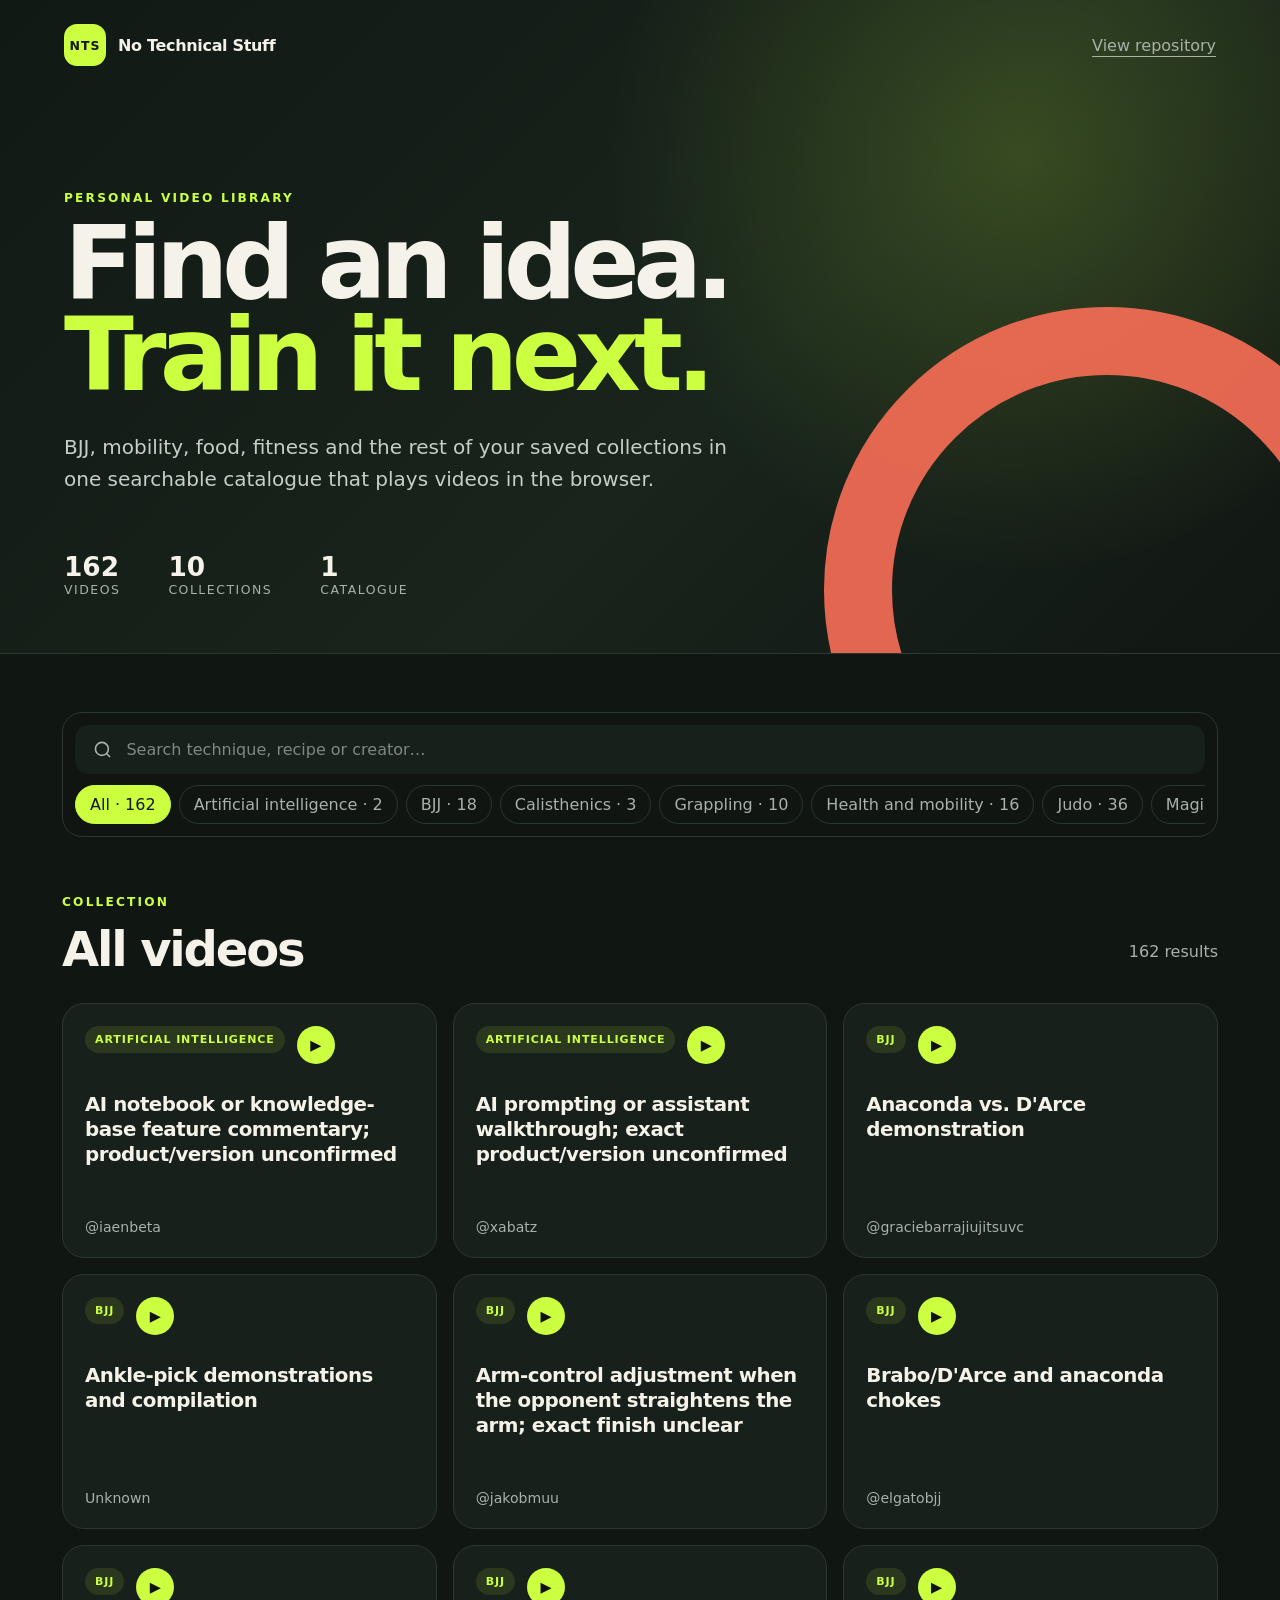
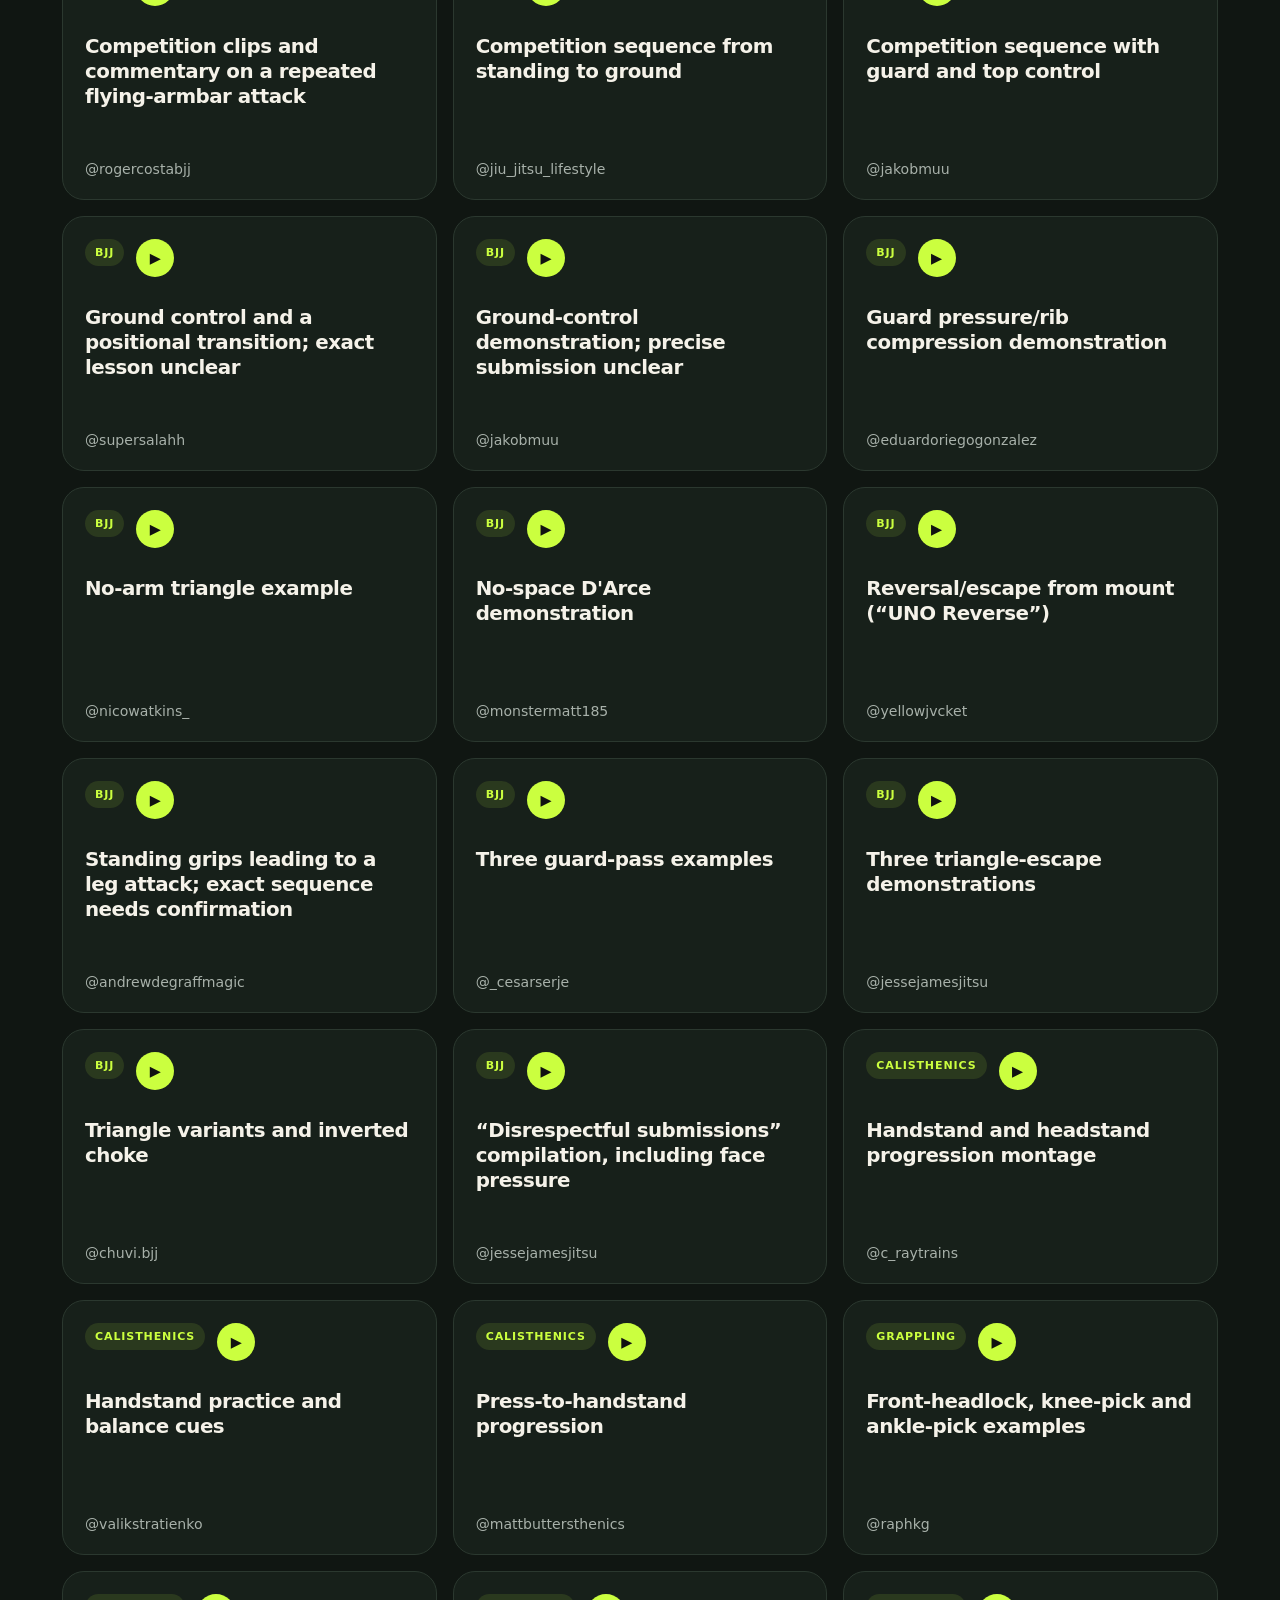
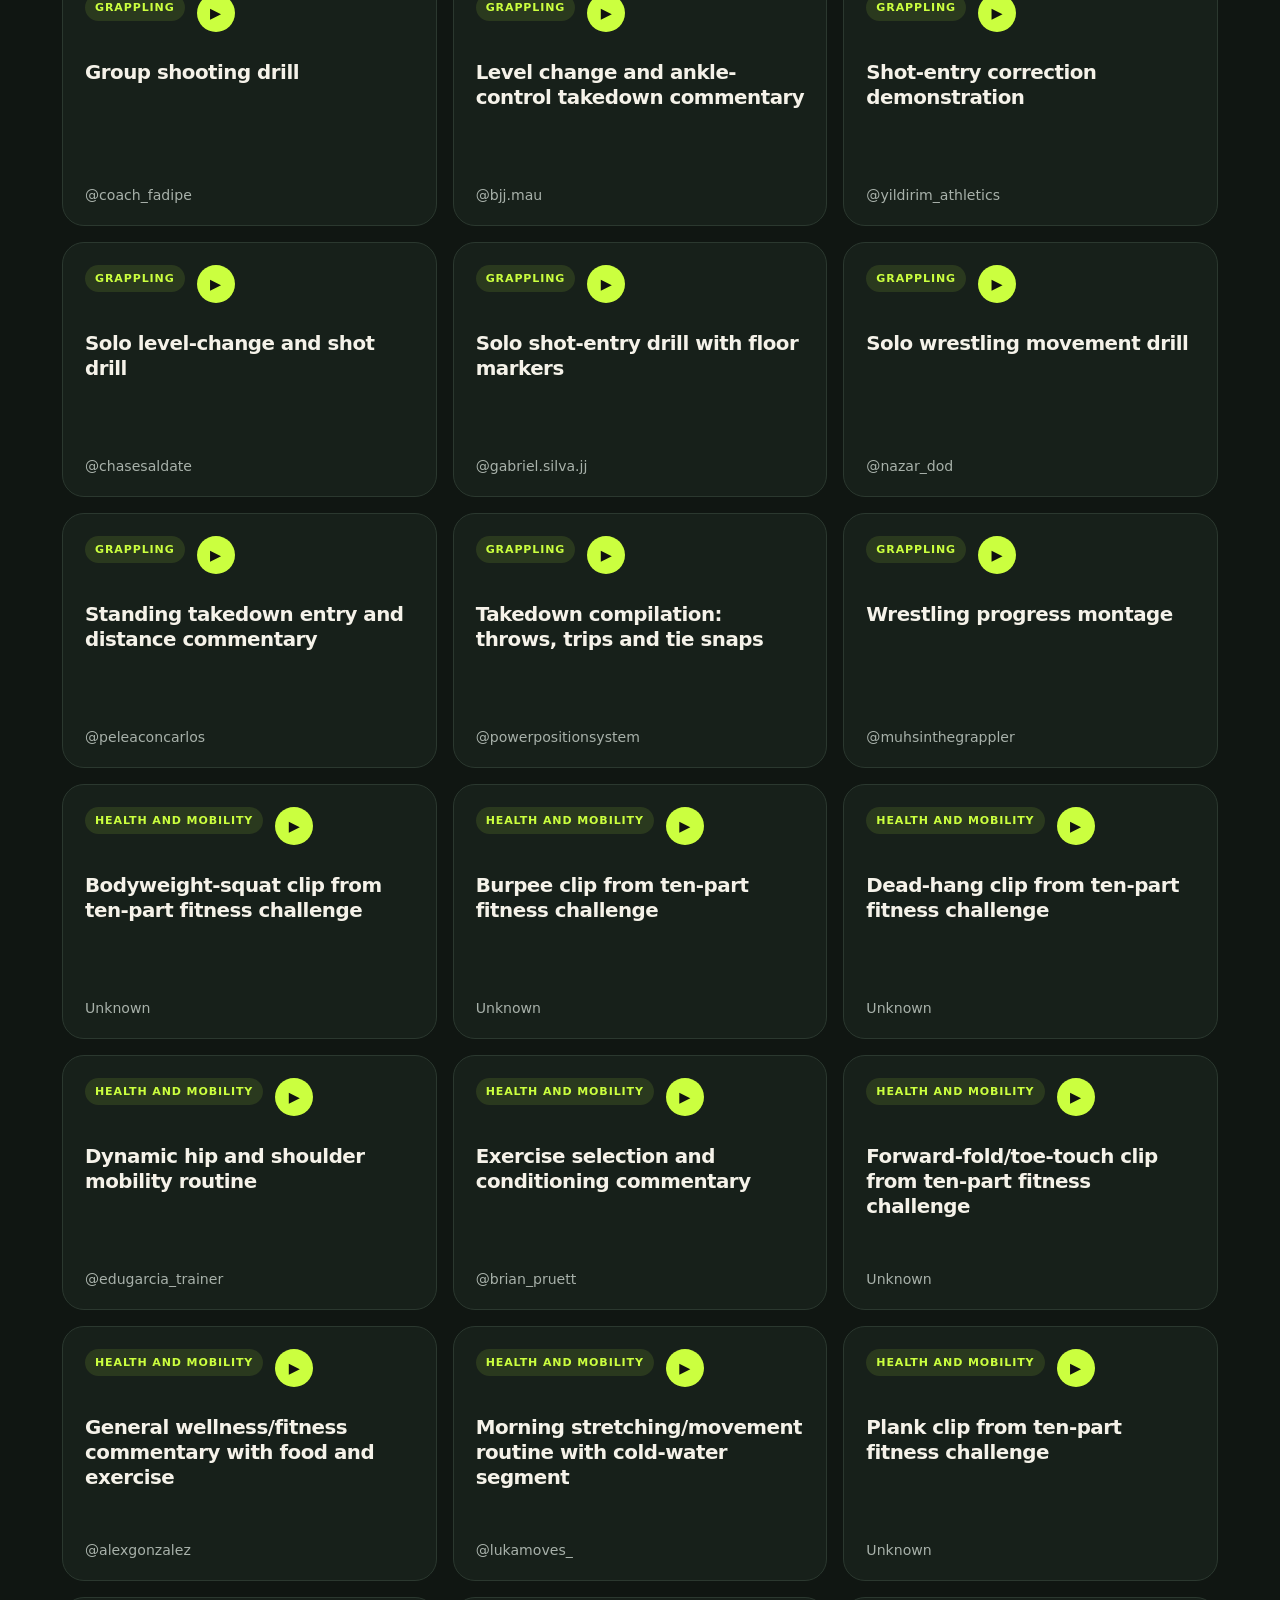
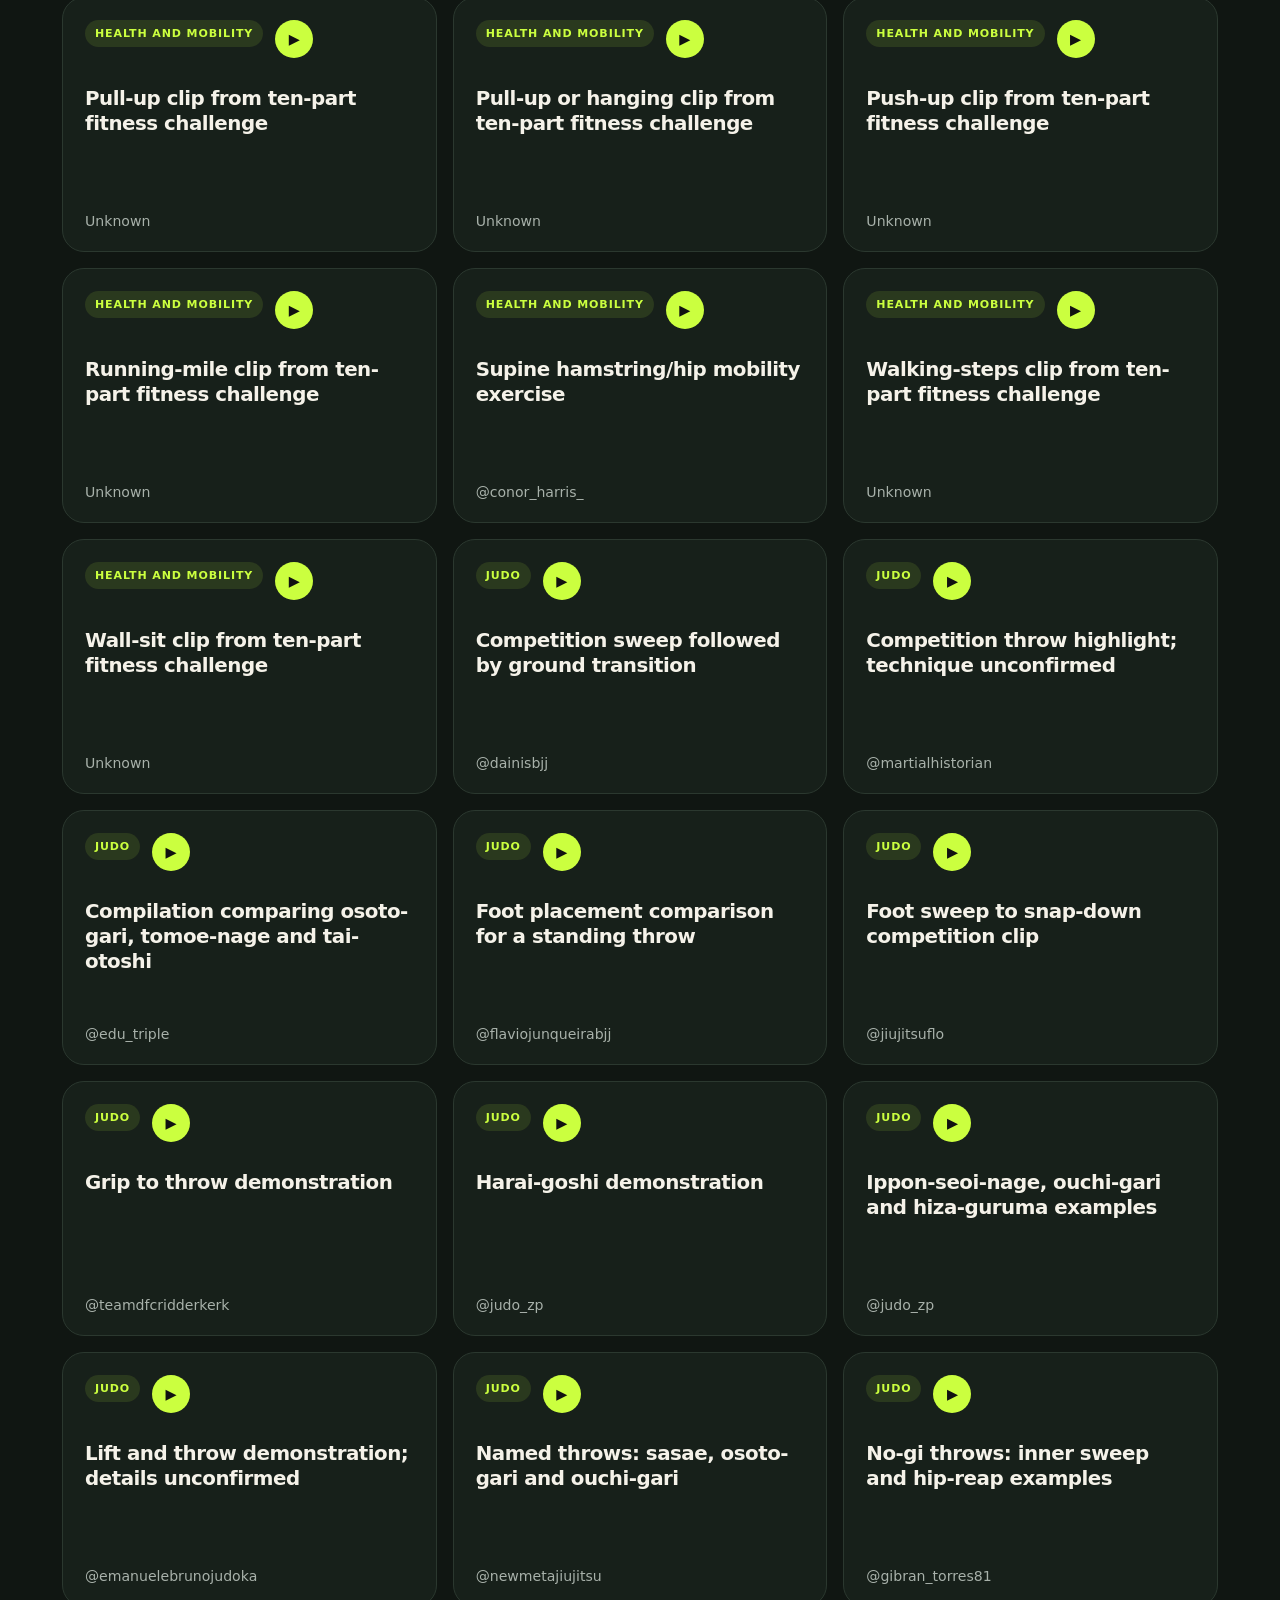
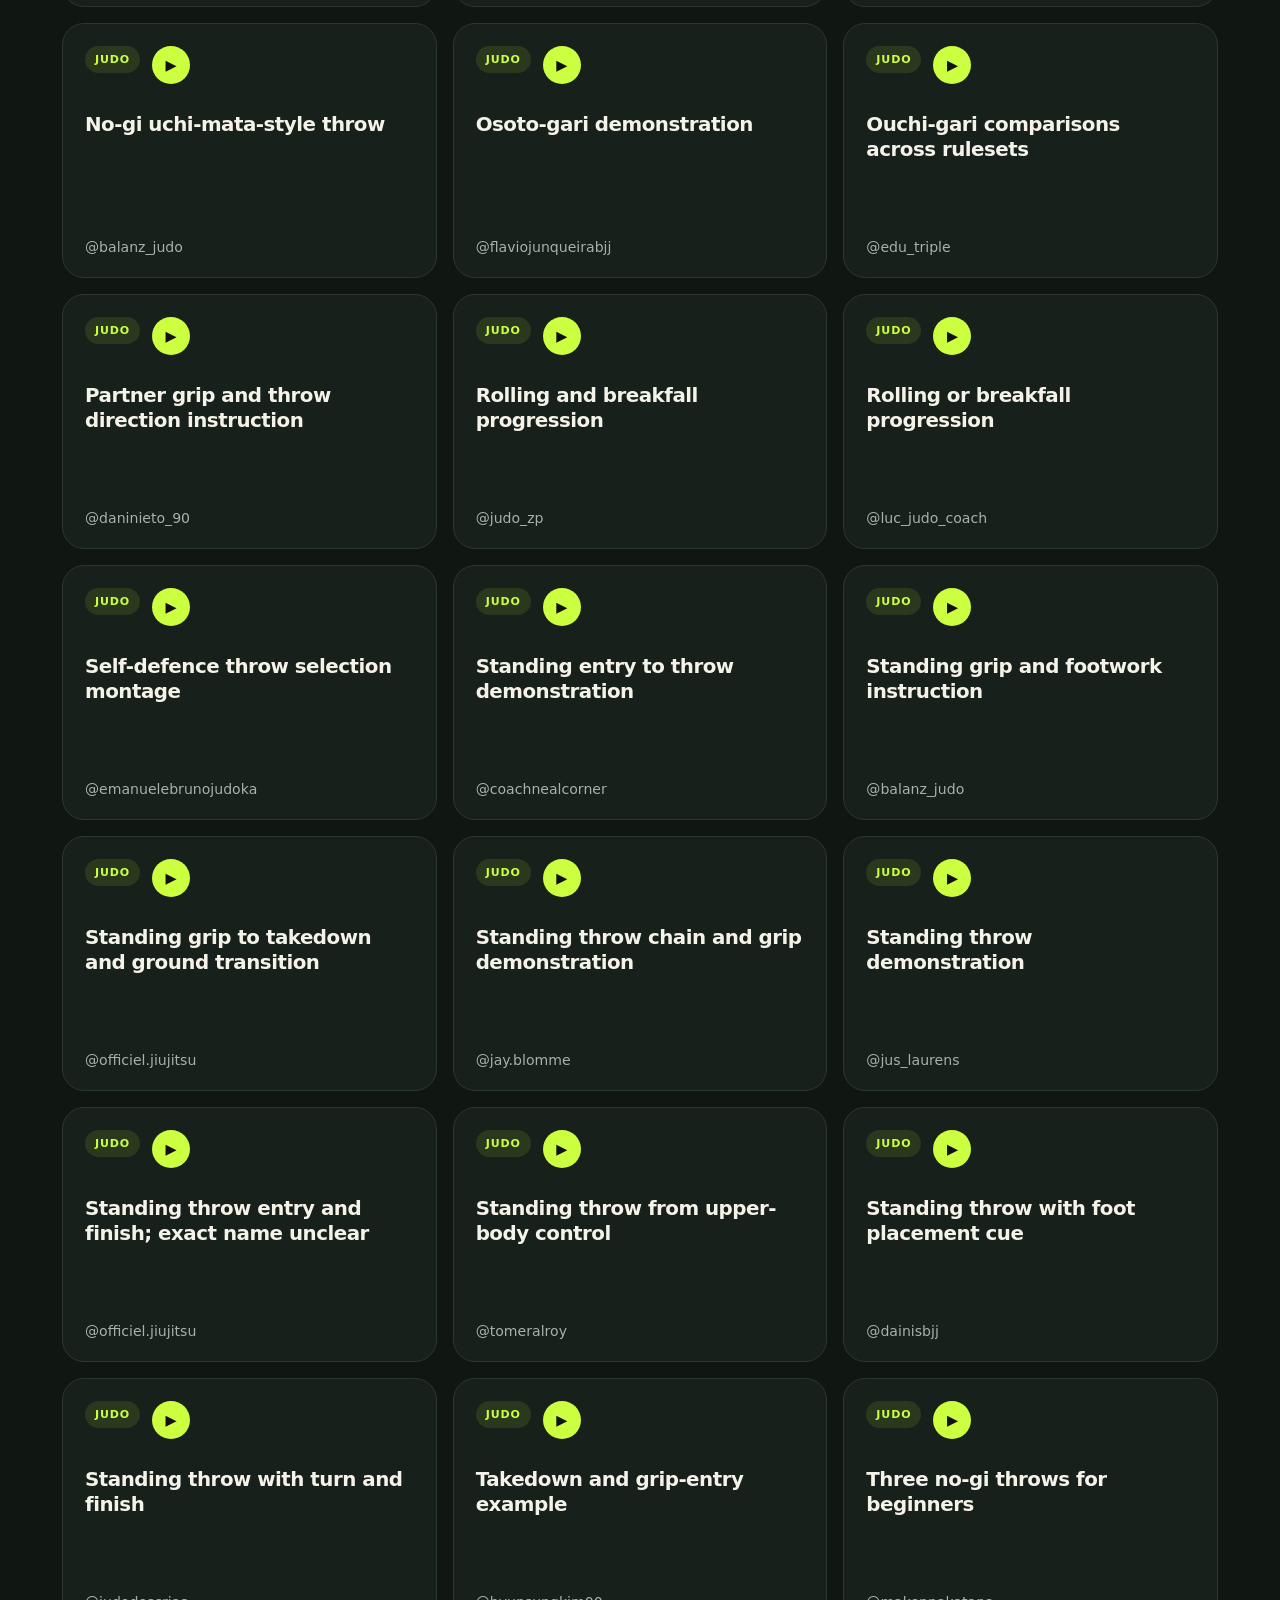
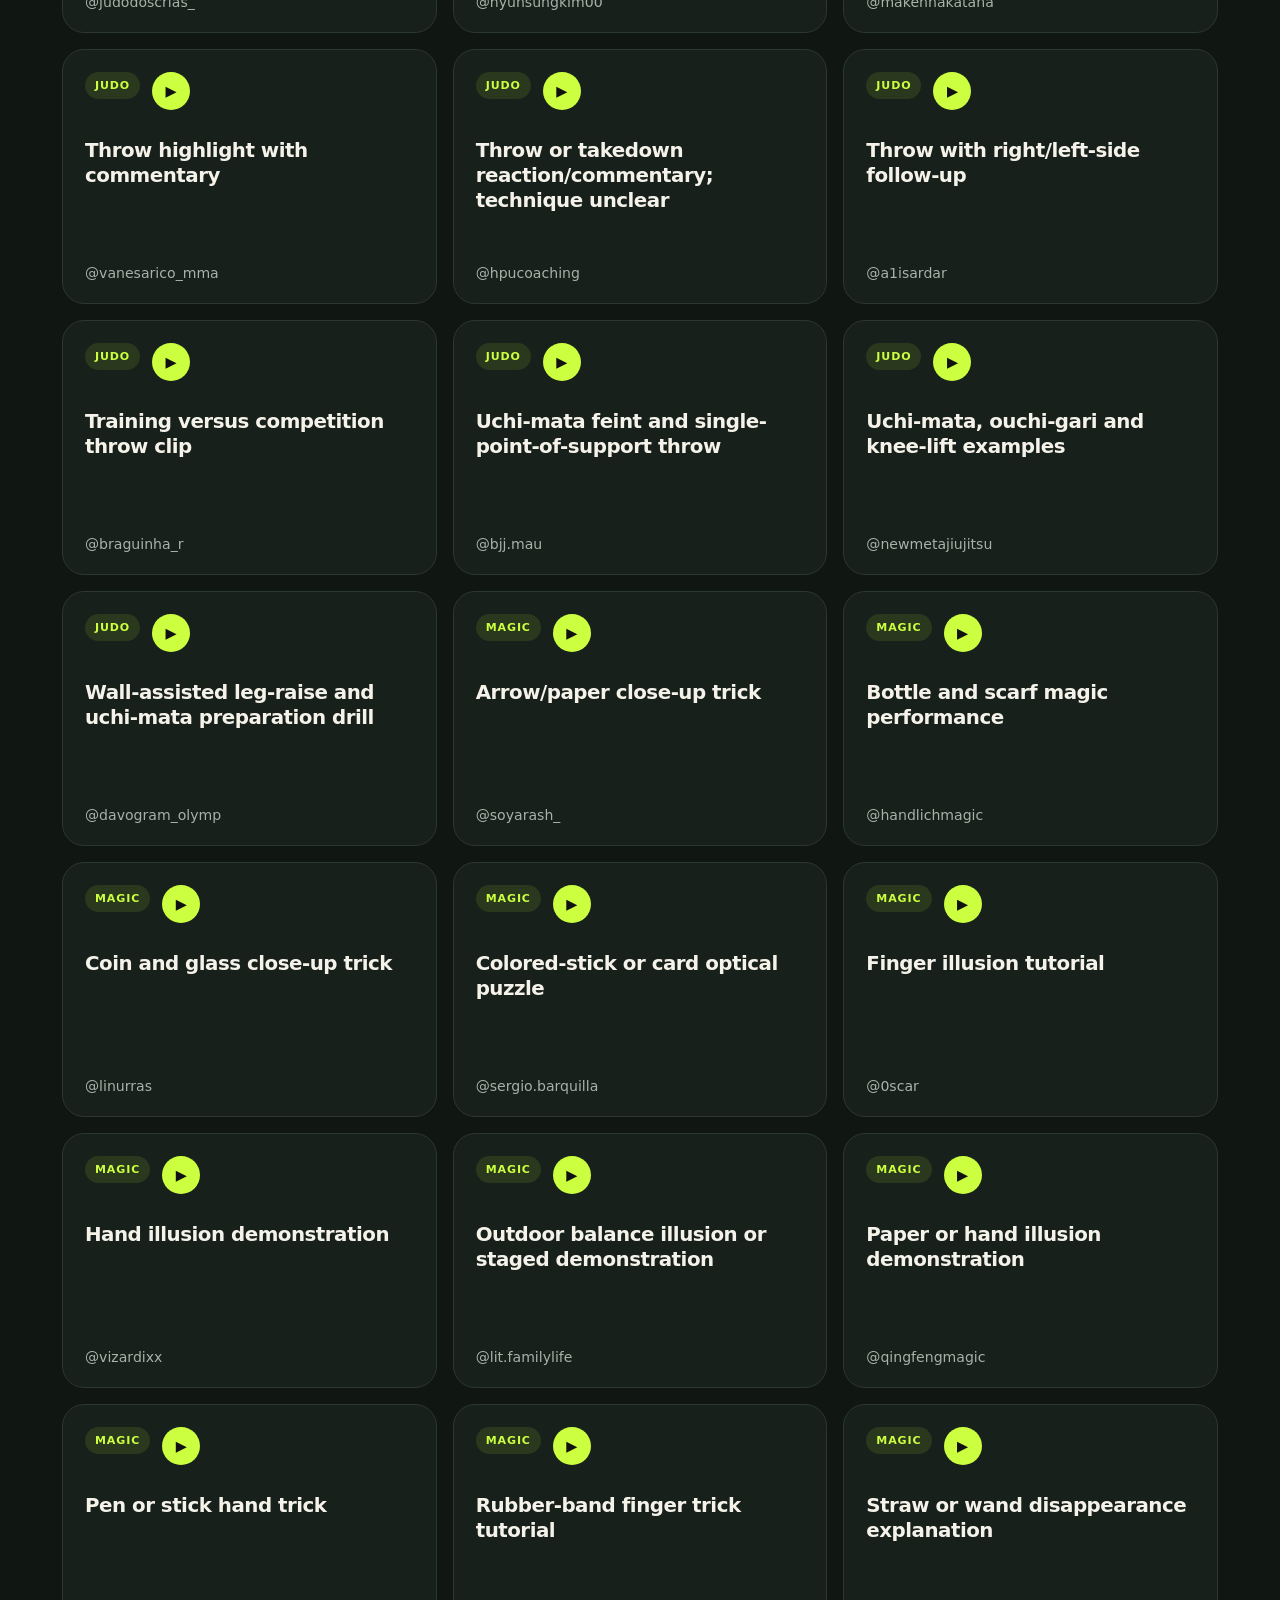
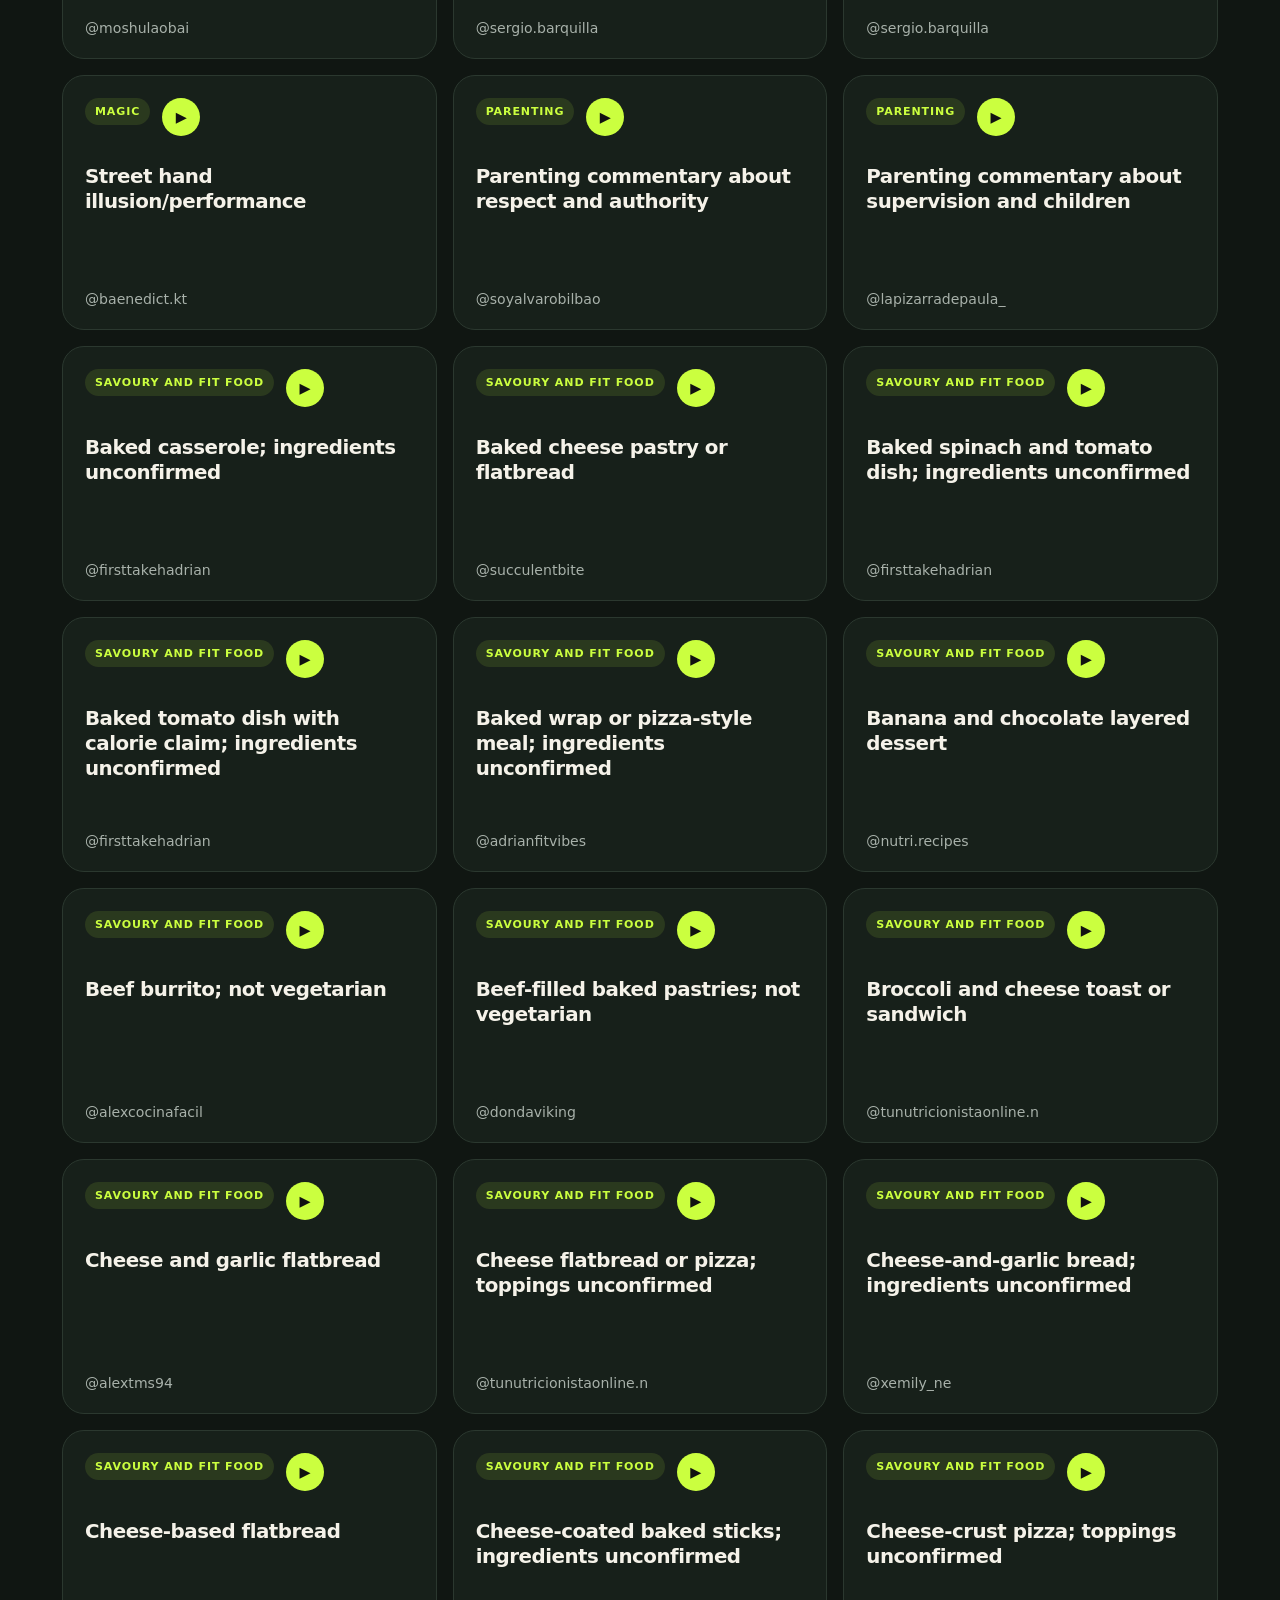
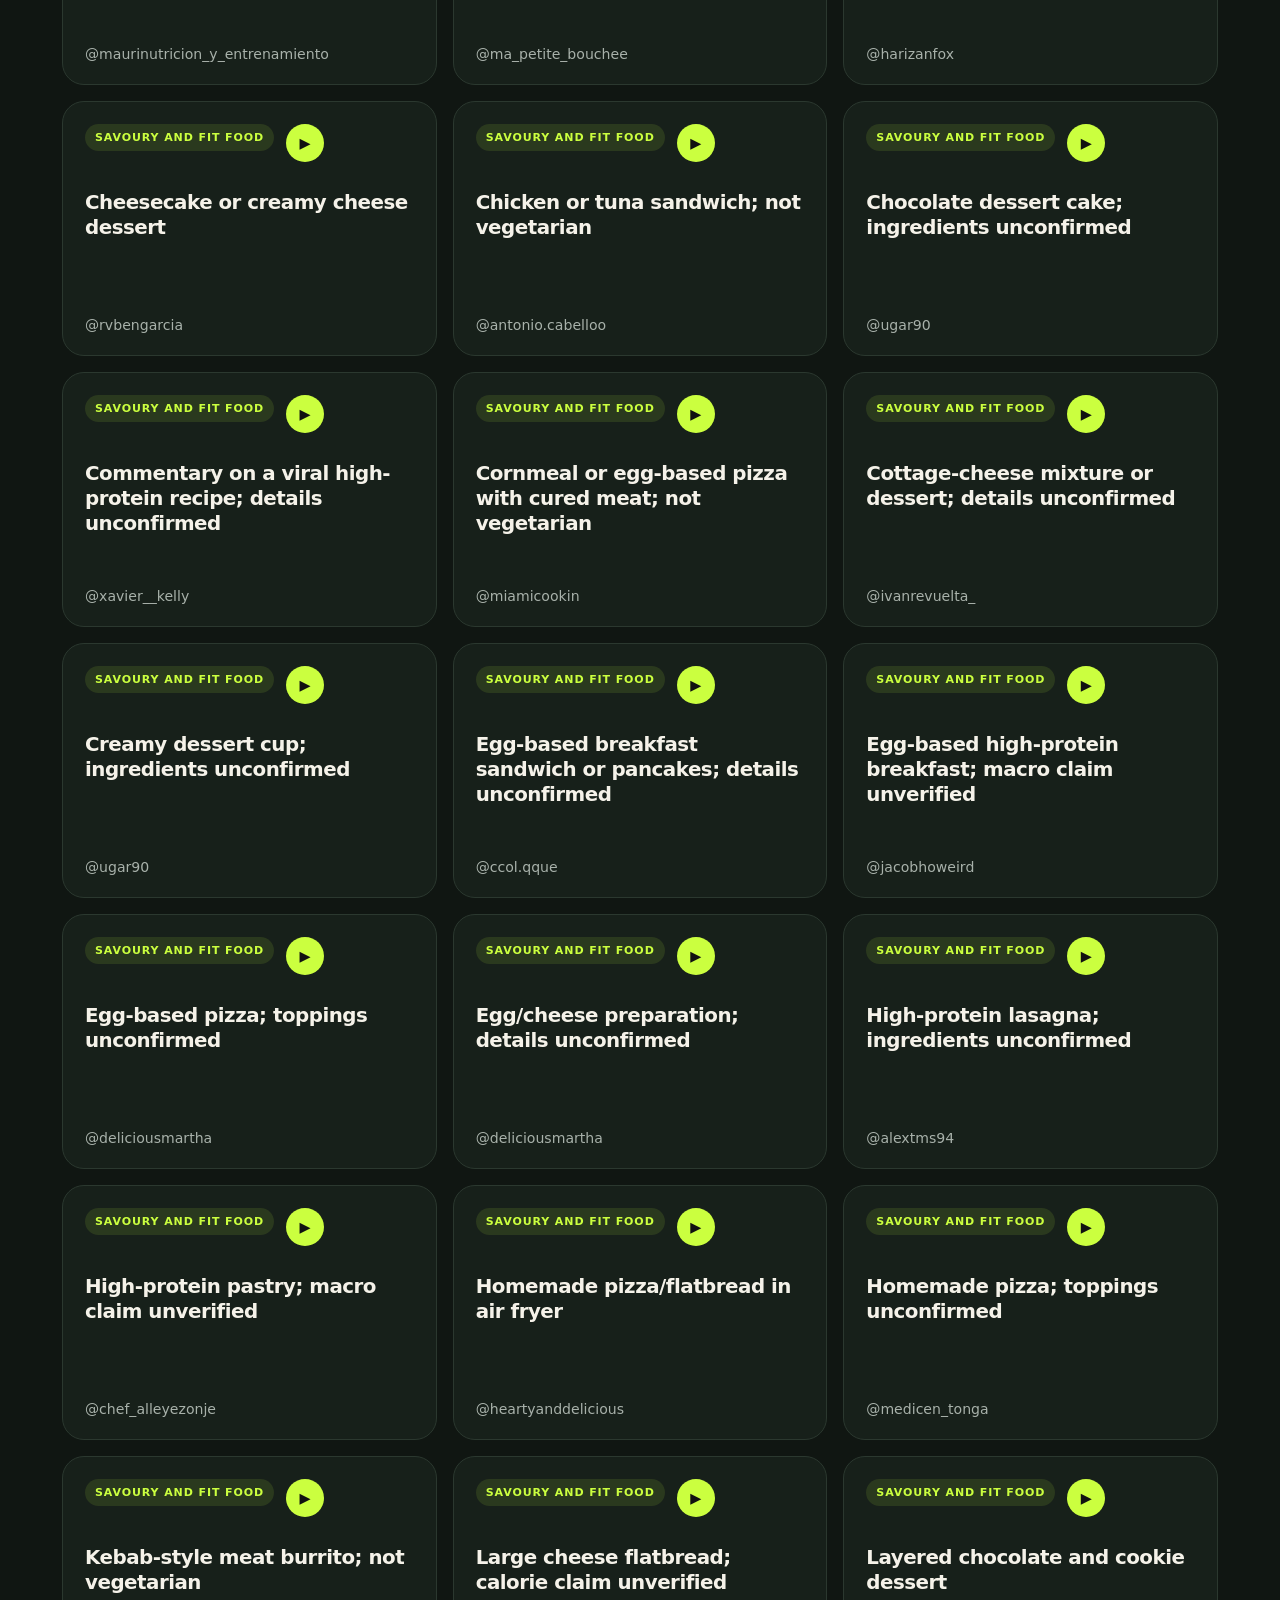
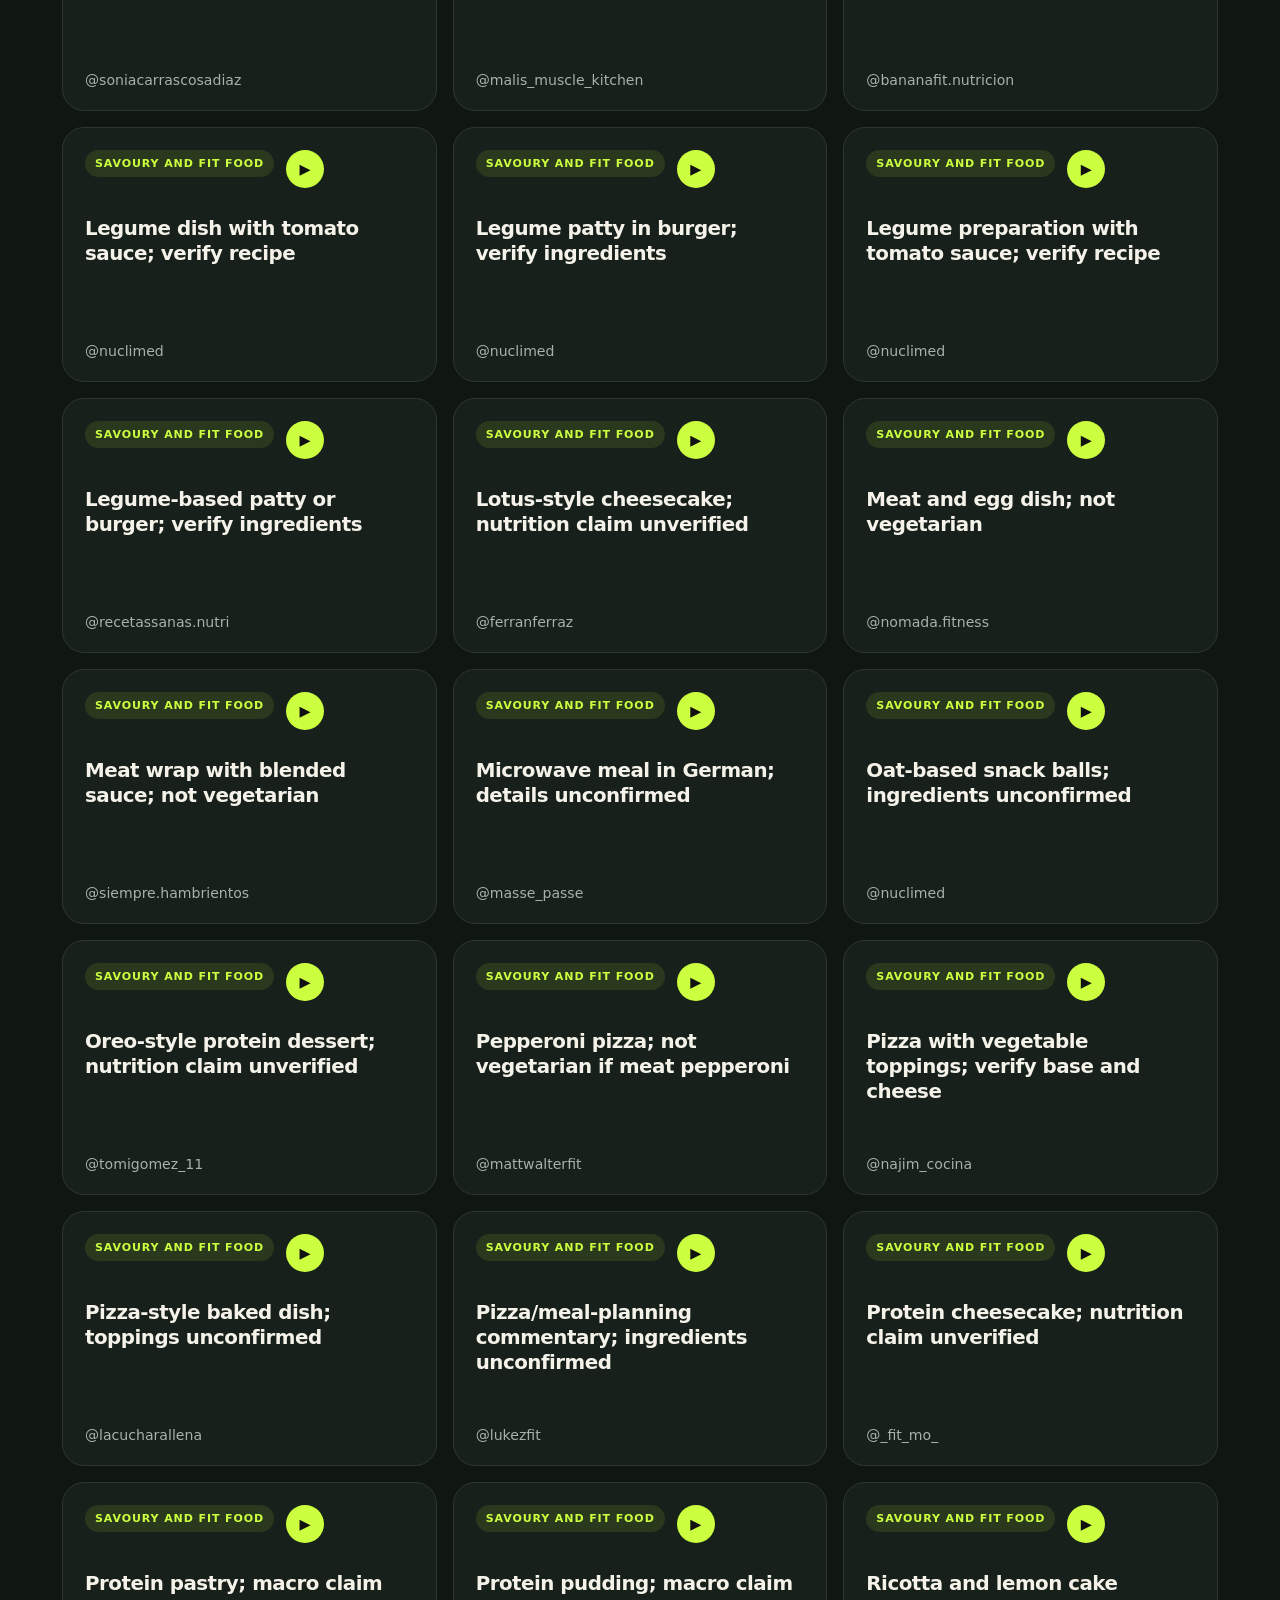
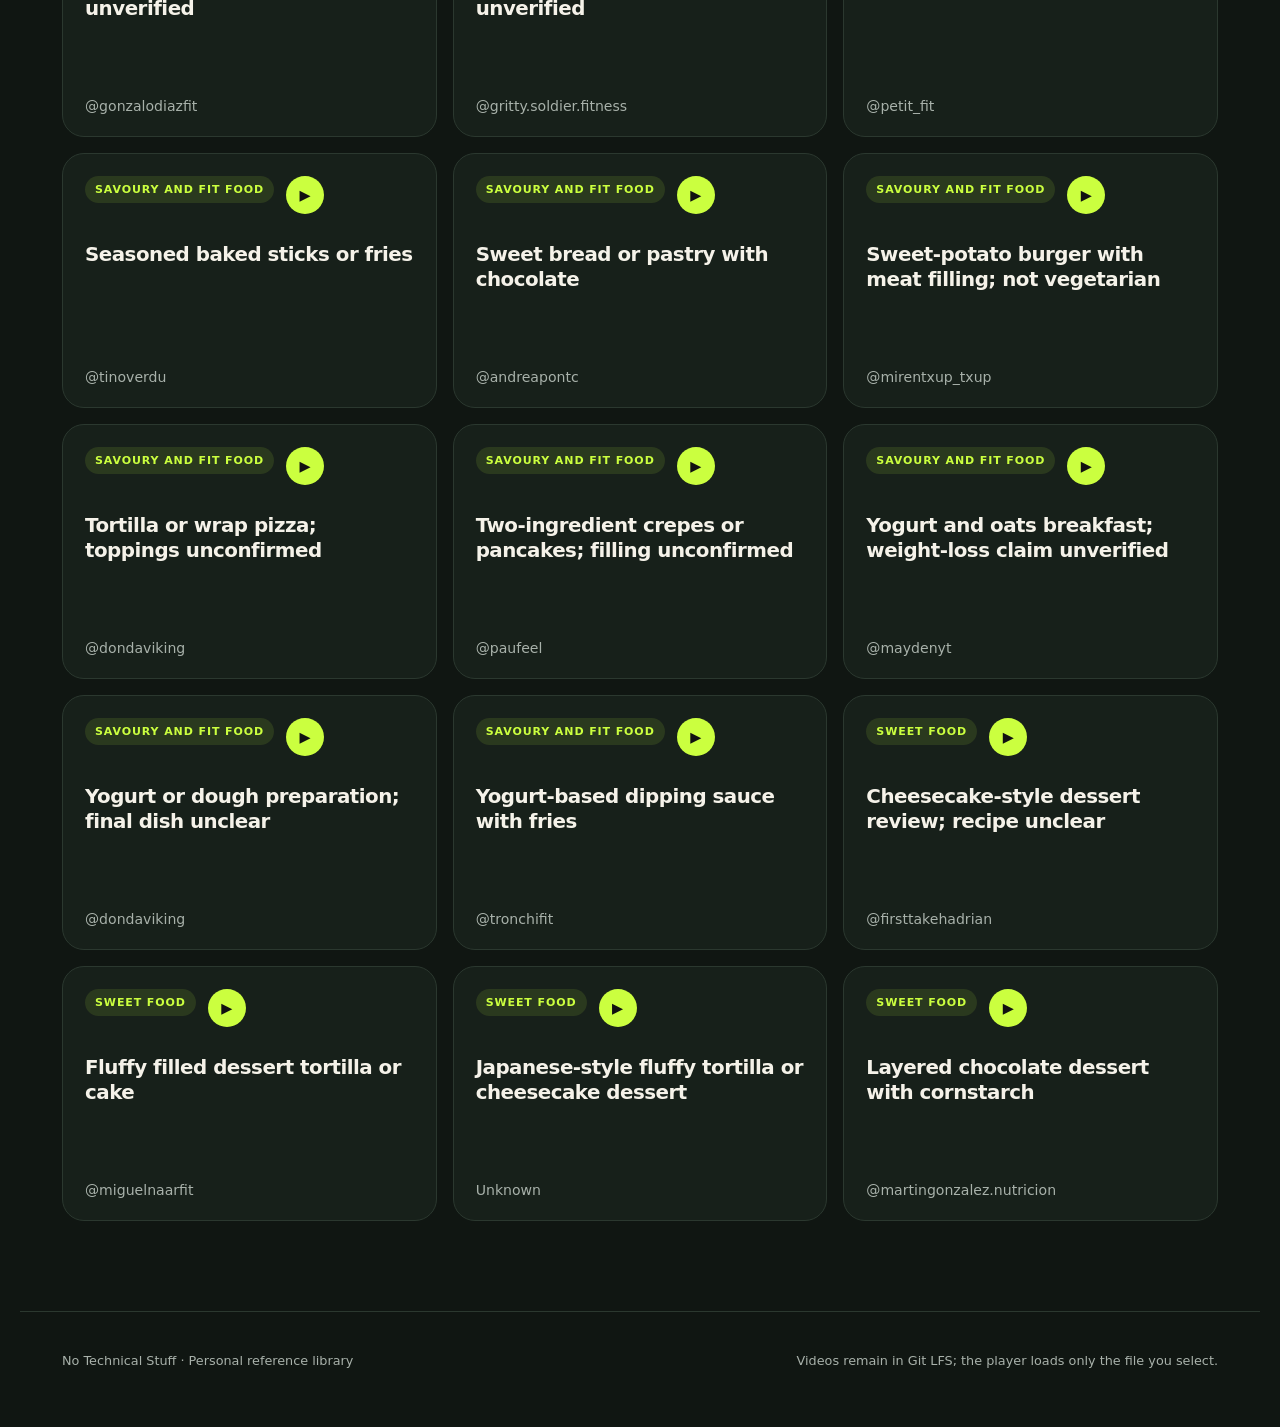
<file: docs/index.html>
<!doctype html>
<html lang="en">
  <head>
    <meta charset="utf-8">
    <meta name="viewport" content="width=device-width, initial-scale=1">
    <meta name="theme-color" content="#101612">
    <meta name="description" content="A personal video library for BJJ, mobility, food, fitness and other collections.">
    <title>No Technical Stuff · Video Library</title>
    <link rel="stylesheet" href="styles.css">
  </head>
  <body>
    <header class="hero">
      <nav class="topbar" aria-label="Main navigation">
        <a class="brand" href="#top" aria-label="Home">
          <span class="brand-mark" aria-hidden="true">NTS</span>
          <span>No Technical Stuff</span>
        </a>
        <a class="repo-link" href="https://github.com/Enrique1987/no_technical_stuff">View repository</a>
      </nav>

      <div class="hero-copy" id="top">
        <p class="eyebrow">PERSONAL VIDEO LIBRARY</p>
        <h1>Find an idea.<br><span>Train it next.</span></h1>
        <p class="intro">BJJ, mobility, food, fitness and the rest of your saved collections in one searchable catalogue that plays videos in the browser.</p>
      </div>

      <div class="stats" aria-label="Library summary">
        <div><strong id="video-count">—</strong><span>videos</span></div>
        <div><strong id="category-count">—</strong><span>collections</span></div>
        <div><strong>1</strong><span>catalogue</span></div>
      </div>
    </header>

    <main>
      <section class="controls" aria-label="Search and filter">
        <label class="search">
          <span class="sr-only">Search videos</span>
          <svg aria-hidden="true" viewBox="0 0 24 24"><path d="m21 21-4.35-4.35m2.35-5.65a8 8 0 1 1-16 0 8 8 0 0 1 16 0Z"/></svg>
          <input id="search" type="search" placeholder="Search technique, recipe or creator…" autocomplete="off">
        </label>
        <div id="filters" class="filters" aria-label="Collections"></div>
      </section>

      <section class="catalogue" aria-live="polite">
        <div class="section-heading">
          <div>
            <p class="eyebrow">COLLECTION</p>
            <h2 id="result-title">All videos</h2>
          </div>
          <p id="result-count" class="result-count"></p>
        </div>
        <div id="video-grid" class="video-grid"></div>
        <div id="empty-state" class="empty-state" hidden>
          <p>No videos match this search.</p>
          <button id="clear-search" type="button">Clear filters</button>
        </div>
      </section>
    </main>

    <dialog id="player-dialog" class="player-dialog">
      <div class="dialog-shell">
        <button id="close-player" class="close-button" type="button" aria-label="Close player">×</button>
        <div class="player-stage">
          <video id="player" controls playsinline preload="none"></video>
          <div id="loader" class="loader" hidden>
            <span class="spinner" aria-hidden="true"></span>
            <strong id="loader-title">Preparing video…</strong>
            <span id="loader-progress">Downloading from Git LFS</span>
          </div>
          <div id="player-error" class="player-error" hidden>
            <strong>The video could not be loaded.</strong>
            <span>You can open the original file using the link below.</span>
          </div>
        </div>
        <div class="player-copy">
          <span id="player-category" class="pill"></span>
          <h2 id="player-title"></h2>
          <p id="player-creator"></p>
          <div class="player-actions">
            <a id="instagram-link" href="#" target="_blank" rel="noreferrer">View original post</a>
            <a id="download-link" href="#" target="_blank" rel="noreferrer">Open file on GitHub</a>
          </div>
          <p class="player-note">The description is based on representative frames. Verify the technique, ingredients and any claims before applying them.</p>
        </div>
      </div>
    </dialog>

    <footer>
      <p>No Technical Stuff · Personal reference library</p>
      <p>Videos remain in Git LFS; the player loads only the file you select.</p>
    </footer>

    <script src="app.js" defer></script>
  </body>
</html>
</file>
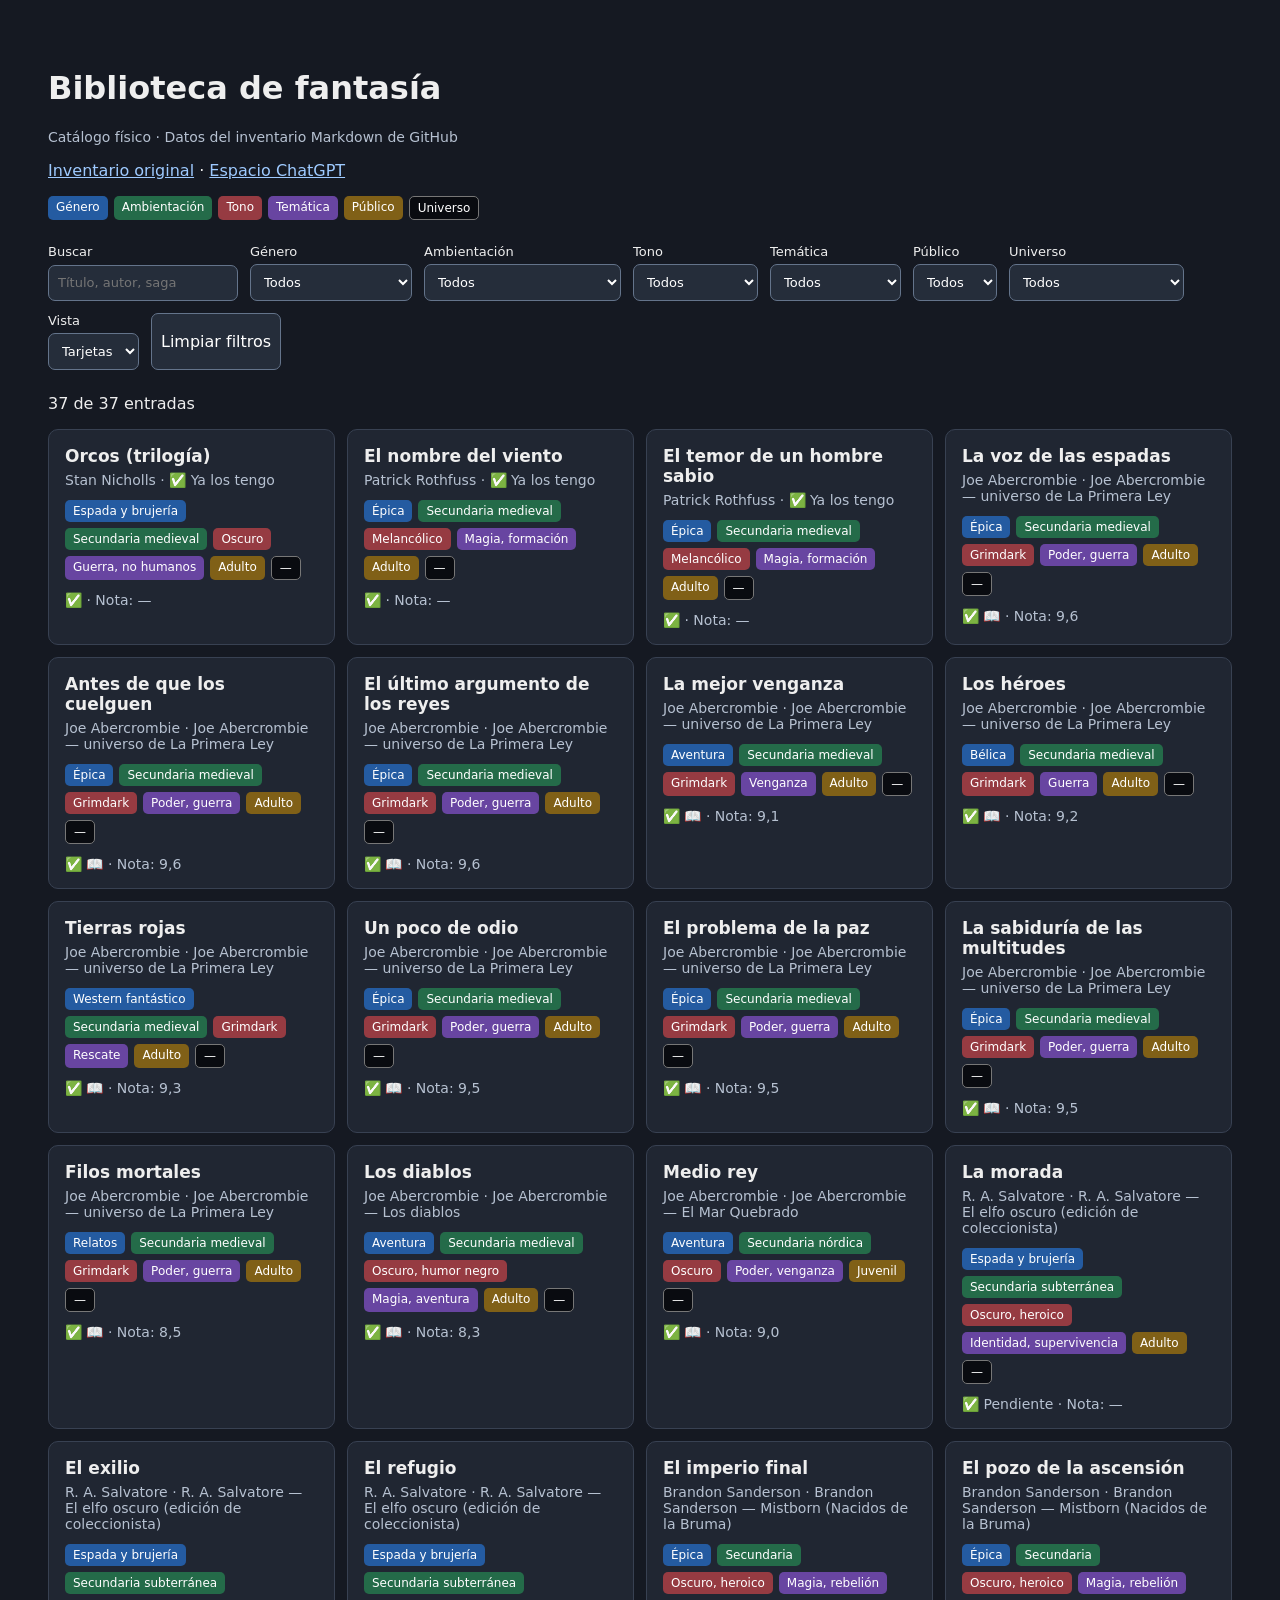
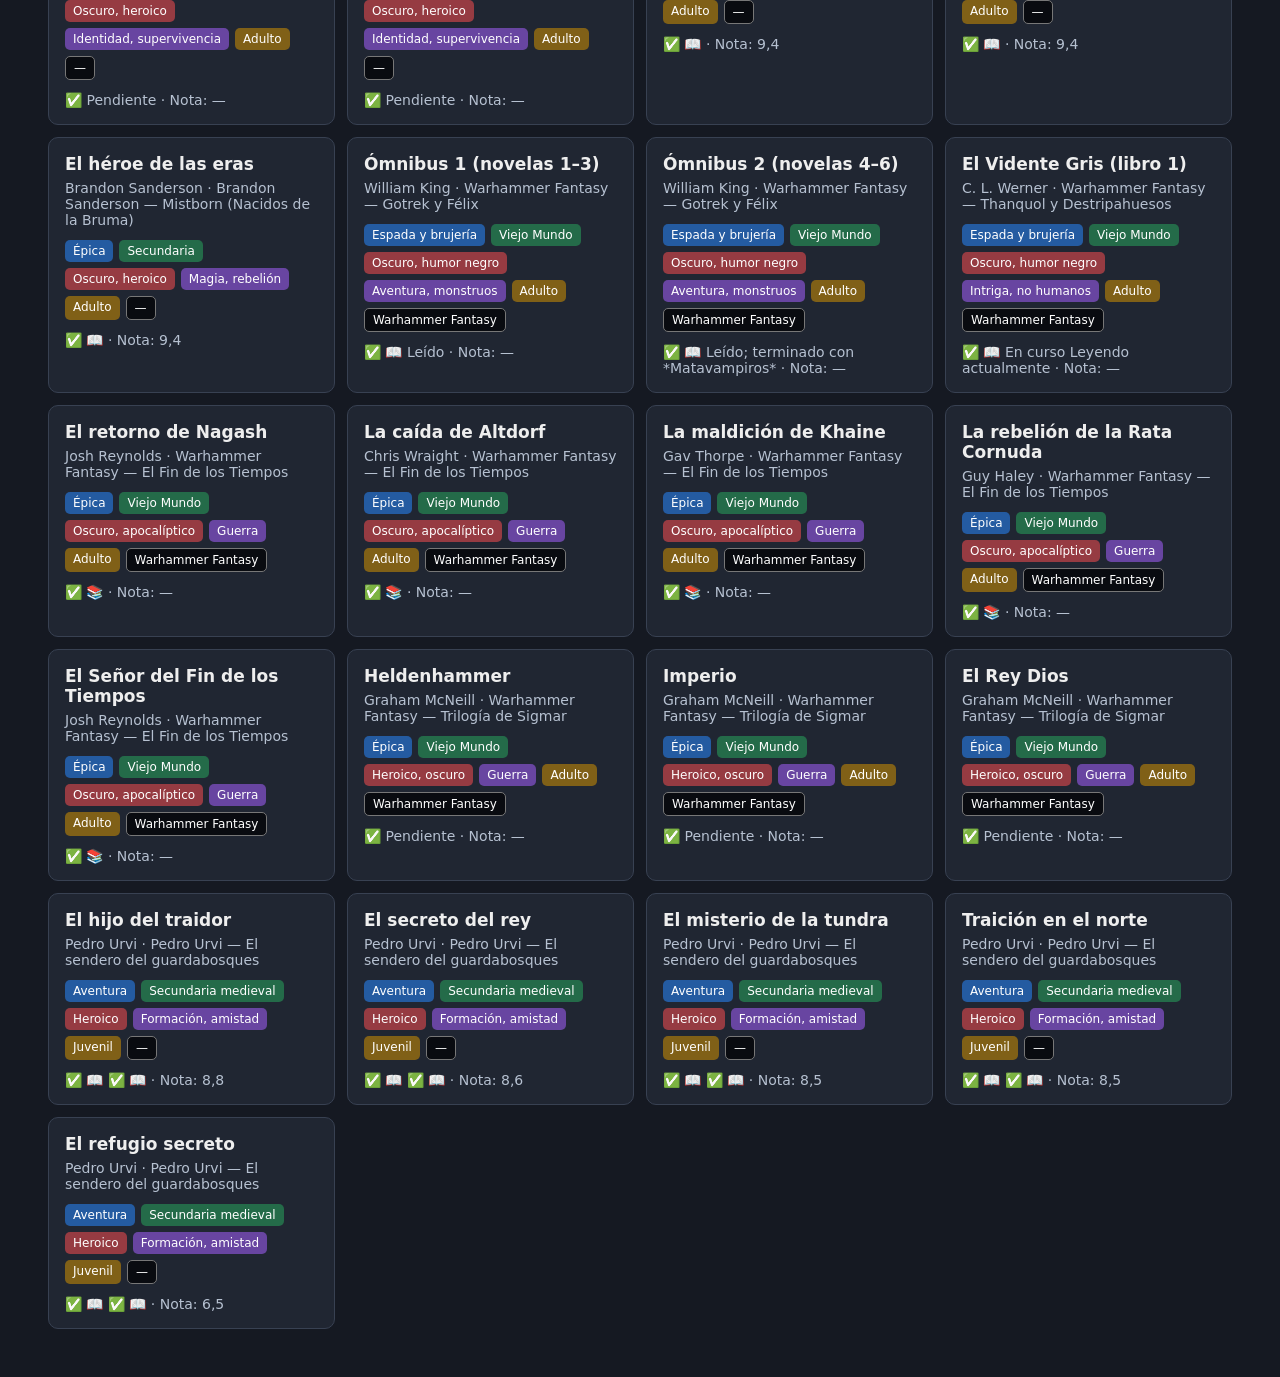
<file: fantasy/index.html>
<!doctype html><html lang="es"><meta charset="utf-8"><meta name="viewport" content="width=device-width,initial-scale=1"><title>Biblioteca de fantasía</title><style>
body{font:16px system-ui;background:#151922;color:#eee;margin:0;padding:clamp(16px,4vw,48px)}main{max-width:1400px;margin:auto}a{color:#9ecaff}h1{font-size:2rem} .filters{display:flex;flex-wrap:wrap;gap:12px;margin:24px 0}label{display:grid;gap:5px;font-size:13px}input,select,button{font:inherit;background:#252d3a;color:#fff;border:1px solid #64748b;border-radius:7px;padding:9px} .grid{display:grid;grid-template-columns:repeat(auto-fit,minmax(280px,1fr));gap:12px}article{background:#202632;border:1px solid #384152;border-radius:10px;padding:16px}h2{font-size:17px;margin:0 0 6px}.tags{display:flex;flex-wrap:wrap;gap:6px;margin:12px 0}.tag{padding:4px 8px;border-radius:5px;font-size:12px;color:#fff}.g{background:#245ba1}.a{background:#246b49}.t{background:#963b42}.m{background:#6845a1}.p{background:#806017}.w{background:#090b10;border:1px solid #777}.muted{color:#b6c1d1;font-size:14px}table{border-collapse:collapse;width:100%}td,th{text-align:left;padding:10px;border-bottom:1px solid #485365;vertical-align:top}.scroll{overflow:auto}</style><main><h1>Biblioteca de fantasía</h1><p class="muted">Catálogo físico · Datos del inventario Markdown de GitHub</p><p><a href="https://github.com/Enrique1987/no_technical_stuff/blob/main/knowledge/books/fantasy_library.md">Inventario original</a> · <a href="https://chatgpt.com/space/page_c8147e6795788191a7702f4544213d31">Espacio ChatGPT</a></p><div id="legend" class="tags"></div><div class="filters"><label>Buscar<input id="q" placeholder="Título, autor, saga"></label><span id="filters" style="display:contents"></span><label>Vista<select id="view"><option value="cards">Tarjetas</option><option value="table">Tabla</option></select></label><button id="reset">Limpiar filtros</button></div><p id="count" role="status">Cargando catálogo…</p><div id="results"></div></main><script>
const dimensions=[['g','Género'],['a','Ambientación'],['t','Tono'],['m','Temática'],['p','Público'],['w','Universo']];
const $=id=>document.getElementById(id);const el=(tag,txt,cls)=>{const e=document.createElement(tag);if(txt)e.textContent=txt;if(cls)e.className=cls;return e};
let books=[];const normalize=s=>s.normalize('NFD').replace(/[\u0300-\u036f]/g,'').toLowerCase();
function classify(s,title){const n=normalize(s+' '+title);let x=['Sin clasificar','Sin clasificar','Sin clasificar','Sin clasificar','Sin clasificar','—'];
if(n.includes('primera ley')||n.includes('locura'))x=['Épica','Secundaria medieval','Grimdark','Poder, guerra','Adulto','—'];
if(n.includes('era de la locura'))x[1]='Secundaria industrial';
if(n.includes('tierras rojas')){x[0]='Western fantástico';x[3]='Rescate'}
if(n.includes('los heroes')){x[0]='Bélica';x[3]='Guerra'}
if(n.includes('mejor venganza')){x[0]='Aventura';x[3]='Venganza'}
if(n.includes('filos mortales'))x[0]='Relatos';
if(n.includes('los diablos'))x=['Aventura','Secundaria medieval','Oscuro, humor negro','Magia, aventura','Adulto','—'];
if(n.includes('mar quebrado'))x=['Aventura','Secundaria nórdica','Oscuro','Poder, venganza','Juvenil','—'];
if(n.includes('elfo oscuro'))x=['Espada y brujería','Secundaria subterránea','Oscuro, heroico','Identidad, supervivencia','Adulto','—'];
if(n.includes('mistborn'))x=['Épica','Secundaria','Oscuro, heroico','Magia, rebelión','Adulto','—'];
if(n.includes('warhammer'))x=['Épica','Viejo Mundo','Oscuro','Guerra','Adulto','Warhammer Fantasy'];
if(n.includes('gotrek'))x=['Espada y brujería','Viejo Mundo','Oscuro, humor negro','Aventura, monstruos','Adulto','Warhammer Fantasy'];
if(n.includes('thanquol'))x=['Espada y brujería','Viejo Mundo','Oscuro, humor negro','Intriga, no humanos','Adulto','Warhammer Fantasy'];
if(n.includes('fin de los tiempos'))x[2]='Oscuro, apocalíptico';
if(n.includes('sigmar'))x[2]='Heroico, oscuro';
if(n.includes('guardabosques'))x=['Aventura','Secundaria medieval','Heroico','Formación, amistad','Juvenil','—'];
if(n.includes('orcos'))x=['Espada y brujería','Secundaria medieval','Oscuro','Guerra, no humanos','Adulto','—'];
if(n.includes('nombre del viento')||n.includes('temor de un hombre'))x=['Épica','Secundaria medieval','Melancólico','Magia, formación','Adulto','—'];
return x}
function parse(md){let section='',headers=[];return md.split(/\r?\n/).flatMap(line=>{if(line.startsWith('## ')){section=line.slice(3);headers=[]}if(!line.startsWith('|'))return [];const c=line.split('|').slice(1,-1).map(v=>v.trim());if(c.some(v=>['Título','Libro','Ejemplar'].includes(v))){headers=c;return []}if(!headers.length||!c[0].includes('✅'))return [];const get=(...names)=>c[headers.findIndex(h=>names.includes(h))]||'';const title=get('Título','Libro','Ejemplar');if(!title)return [];return [{title,author:get('Autor'),section,rating:get('Mi nota /10'),status:c[0],reading:get('Lectura'),tags:classify(section,title)}]})}
function tags(b){const d=el('div','','tags');b.tags.forEach((v,i)=>d.append(el('span',v,'tag '+dimensions[i][0])));return d}
function render(){const q=normalize($('q').value);const filtered=books.filter(b=>normalize(b.title+' '+b.author+' '+b.section).includes(q)&&dimensions.every(([k],i)=>!$(k).value||b.tags[i].split(', ').includes($(k).value)));$('count').textContent=filtered.length+' de '+books.length+' entradas';const r=$('results');r.replaceChildren();if($('view').value==='table'){r.className='scroll';const t=el('table'),h=el('tr');['Título','Autor',...dimensions.map(d=>d[1]),'Nota','Estado'].forEach(v=>h.append(el('th',v)));const head=el('thead');head.append(h);t.append(head);const body=el('tbody');filtered.forEach(b=>{const tr=el('tr');[b.title,b.author,...b.tags,b.rating,b.status+' '+b.reading].forEach((v,i)=>{const td=el('td');td.append(i>=2&&i<8?el('span',v,'tag '+dimensions[i-2][0]):el('span',v));tr.append(td)});body.append(tr)});t.append(body);r.append(t)}else{r.className='grid';filtered.forEach(b=>{const a=el('article');a.append(el('h2',b.title),el('div',b.author+' · '+b.section,'muted'),tags(b),el('div',b.status+' '+b.reading+' · Nota: '+(b.rating||'—'),'muted'));r.append(a)})}}
async function init(){try{const res=await fetch('../knowledge/books/fantasy_library.md');if(!res.ok)throw Error('HTTP '+res.status);books=parse(await res.text());if(!books.length)throw Error('Inventario vacío o formato no reconocido');dimensions.forEach(([k,label],i)=>{ $('legend').append(el('span',label,'tag '+k));const l=el('label',label),s=el('select');s.id=k;s.append(new Option('Todos',''));[...new Set(books.flatMap(b=>b.tags[i].split(', ')))].sort().forEach(v=>s.append(new Option(v,v)));s.onchange=render;l.append(s);$('filters').append(l)});$('q').oninput=render;$('view').onchange=render;$('reset').onclick=()=>{$('q').value='';dimensions.forEach(([k])=>$(k).value='');render()};render()}catch(e){$('count').textContent='No se pudo cargar el inventario: '+e.message}}init();
</script></html>
</file>
<file: docs/styles.css>
:root {
  color-scheme: dark;
  --ink: #f5f2e9;
  --muted: #a8b1aa;
  --paper: #101612;
  --panel: #17201a;
  --panel-2: #1d2821;
  --line: #2b382f;
  --lime: #cbff3f;
  --coral: #ff7058;
  --radius: 22px;
  --shadow: 0 24px 70px rgb(0 0 0 / 32%);
}

* { box-sizing: border-box; }

html { scroll-behavior: smooth; }

body {
  margin: 0;
  background: var(--paper);
  color: var(--ink);
  font-family: Inter, ui-sans-serif, system-ui, -apple-system, BlinkMacSystemFont, "Segoe UI", sans-serif;
}

a { color: inherit; }
button, input { font: inherit; }

.hero {
  min-height: 560px;
  padding: 24px clamp(22px, 5vw, 76px) 56px;
  overflow: hidden;
  position: relative;
  background:
    radial-gradient(circle at 80% 24%, rgb(203 255 63 / 18%), transparent 26rem),
    linear-gradient(135deg, #111914 0%, #18241c 58%, #111713 100%);
  border-bottom: 1px solid var(--line);
}

.hero::after {
  content: "";
  position: absolute;
  width: 430px;
  height: 430px;
  right: -110px;
  bottom: -220px;
  border: 68px solid var(--coral);
  border-radius: 50%;
  opacity: .88;
}

.topbar, .hero-copy, .stats, main, footer { max-width: 1240px; margin-inline: auto; }

.topbar { display: flex; align-items: center; justify-content: space-between; gap: 24px; }

.brand { display: flex; align-items: center; gap: 12px; text-decoration: none; font-weight: 750; letter-spacing: -.02em; }
.brand-mark { display: grid; place-items: center; width: 42px; height: 42px; border-radius: 13px; background: var(--lime); color: #121712; font-size: .78rem; letter-spacing: .08em; }
.repo-link { color: var(--muted); text-underline-offset: 5px; }

.hero-copy { margin-top: clamp(72px, 10vw, 125px); position: relative; z-index: 1; }
.eyebrow { margin: 0 0 12px; color: var(--lime); font-size: .76rem; font-weight: 800; letter-spacing: .18em; }
h1 { margin: 0; max-width: 900px; font-size: clamp(3rem, 8vw, 6.6rem); line-height: .9; letter-spacing: -.065em; }
h1 span { color: var(--lime); }
.intro { max-width: 690px; margin: 30px 0 0; color: #c6cec8; font-size: clamp(1rem, 2vw, 1.25rem); line-height: 1.6; }

.stats { display: flex; gap: 48px; margin-top: 56px; position: relative; z-index: 1; }
.stats div { display: flex; flex-direction: column; }
.stats strong { font-size: 1.65rem; }
.stats span { color: var(--muted); font-size: .78rem; text-transform: uppercase; letter-spacing: .12em; }

main { padding: 58px clamp(22px, 5vw, 42px) 90px; }
.controls { position: sticky; top: 12px; z-index: 5; padding: 12px; background: rgb(16 22 18 / 88%); backdrop-filter: blur(16px); border: 1px solid var(--line); border-radius: 20px; }
.search { display: flex; align-items: center; gap: 12px; padding: 14px 18px; background: var(--panel); border-radius: 14px; }
.search svg { width: 20px; fill: none; stroke: var(--muted); stroke-width: 2; }
.search input { width: 100%; border: 0; outline: 0; background: transparent; color: var(--ink); font-size: 1rem; }
.search input::placeholder { color: #7e8981; }
.filters { display: flex; gap: 8px; overflow-x: auto; padding-top: 11px; scrollbar-width: thin; }
.filter { flex: 0 0 auto; border: 1px solid var(--line); border-radius: 999px; padding: 9px 14px; background: transparent; color: var(--muted); cursor: pointer; }
.filter:hover, .filter.active { border-color: var(--lime); background: var(--lime); color: #121712; }

.catalogue { padding-top: 58px; }
.section-heading { display: flex; justify-content: space-between; align-items: end; gap: 20px; margin-bottom: 26px; }
h2 { margin: 0; font-size: clamp(1.8rem, 4vw, 3rem); letter-spacing: -.045em; }
.result-count { color: var(--muted); white-space: nowrap; }
.video-grid { display: grid; grid-template-columns: repeat(3, minmax(0, 1fr)); gap: 16px; }

.video-card {
  min-height: 255px;
  padding: 22px;
  display: flex;
  flex-direction: column;
  text-align: left;
  border: 1px solid var(--line);
  border-radius: var(--radius);
  background: var(--panel);
  color: var(--ink);
  cursor: pointer;
  transition: transform .2s ease, border-color .2s ease, background .2s ease;
}
.video-card:hover { transform: translateY(-4px); border-color: #536357; background: var(--panel-2); }
.card-top { display: flex; justify-content: space-between; gap: 12px; align-items: start; }
.pill { display: inline-flex; width: fit-content; padding: 7px 10px; border-radius: 999px; background: rgb(203 255 63 / 11%); color: var(--lime); font-size: .69rem; font-weight: 800; letter-spacing: .08em; text-transform: uppercase; }
.play-mark { display: grid; place-items: center; width: 38px; height: 38px; border-radius: 50%; background: var(--lime); color: #111; font-size: .9rem; }
.video-card h3 { margin: 28px 0 18px; font-size: 1.24rem; line-height: 1.26; letter-spacing: -.025em; }
.creator { margin: auto 0 0; color: var(--muted); font-size: .88rem; }
.empty-state { padding: 70px 24px; text-align: center; border: 1px dashed var(--line); border-radius: var(--radius); color: var(--muted); }
.empty-state button { border: 0; border-radius: 999px; background: var(--lime); padding: 10px 16px; cursor: pointer; }

.player-dialog { width: min(1040px, calc(100% - 24px)); max-height: calc(100% - 24px); padding: 0; border: 1px solid var(--line); border-radius: 28px; background: var(--panel); color: var(--ink); box-shadow: var(--shadow); }
.player-dialog::backdrop { background: rgb(0 0 0 / 76%); backdrop-filter: blur(7px); }
.dialog-shell { display: grid; grid-template-columns: minmax(0, 1.5fr) minmax(290px, .8fr); min-height: 540px; position: relative; }
.close-button { position: absolute; z-index: 2; top: 14px; right: 14px; width: 42px; height: 42px; border: 0; border-radius: 50%; background: rgb(16 22 18 / 80%); color: white; font-size: 1.8rem; cursor: pointer; }
.player-stage { display: grid; place-items: center; min-height: 460px; position: relative; overflow: hidden; background: #070a08; border-radius: 28px 0 0 28px; }
.player-stage video { width: 100%; height: 100%; max-height: 80vh; object-fit: contain; background: #050705; }
.loader, .player-error { position: absolute; inset: 0; display: flex; flex-direction: column; align-items: center; justify-content: center; gap: 10px; padding: 30px; text-align: center; background: #080c09; }
.loader[hidden], .player-error[hidden] { display: none; }
.loader span, .player-error span { color: var(--muted); }
.spinner { width: 44px; height: 44px; margin-bottom: 8px; border: 3px solid #334138; border-top-color: var(--lime); border-radius: 50%; animation: spin .8s linear infinite; }
@keyframes spin { to { transform: rotate(360deg); } }
.player-copy { display: flex; flex-direction: column; justify-content: center; padding: 46px 34px; }
.player-copy h2 { margin-top: 18px; font-size: clamp(1.65rem, 3vw, 2.5rem); }
.player-copy > p { color: var(--muted); line-height: 1.55; }
.player-actions { display: grid; gap: 10px; margin: 24px 0; }
.player-actions a { padding: 12px 15px; border: 1px solid var(--line); border-radius: 12px; text-align: center; text-decoration: none; }
.player-actions a:first-child { background: var(--lime); border-color: var(--lime); color: #111; font-weight: 750; }
.player-note { font-size: .78rem; }

footer { display: flex; justify-content: space-between; gap: 28px; padding: 28px clamp(22px, 5vw, 42px) 46px; border-top: 1px solid var(--line); color: var(--muted); font-size: .8rem; }
.sr-only { position: absolute; width: 1px; height: 1px; padding: 0; margin: -1px; overflow: hidden; clip: rect(0, 0, 0, 0); white-space: nowrap; border: 0; }

@media (max-width: 900px) {
  .video-grid { grid-template-columns: repeat(2, minmax(0, 1fr)); }
  .dialog-shell { grid-template-columns: 1fr; }
  .player-stage { min-height: 48vh; border-radius: 28px 28px 0 0; }
  .player-copy { padding: 28px; }
}

@media (max-width: 610px) {
  .hero { min-height: 520px; }
  .brand > span:last-child { display: none; }
  .stats { gap: 25px; }
  .video-grid { grid-template-columns: 1fr; }
  .section-heading, footer { align-items: start; flex-direction: column; }
  .video-card { min-height: 220px; }
}
</file>
